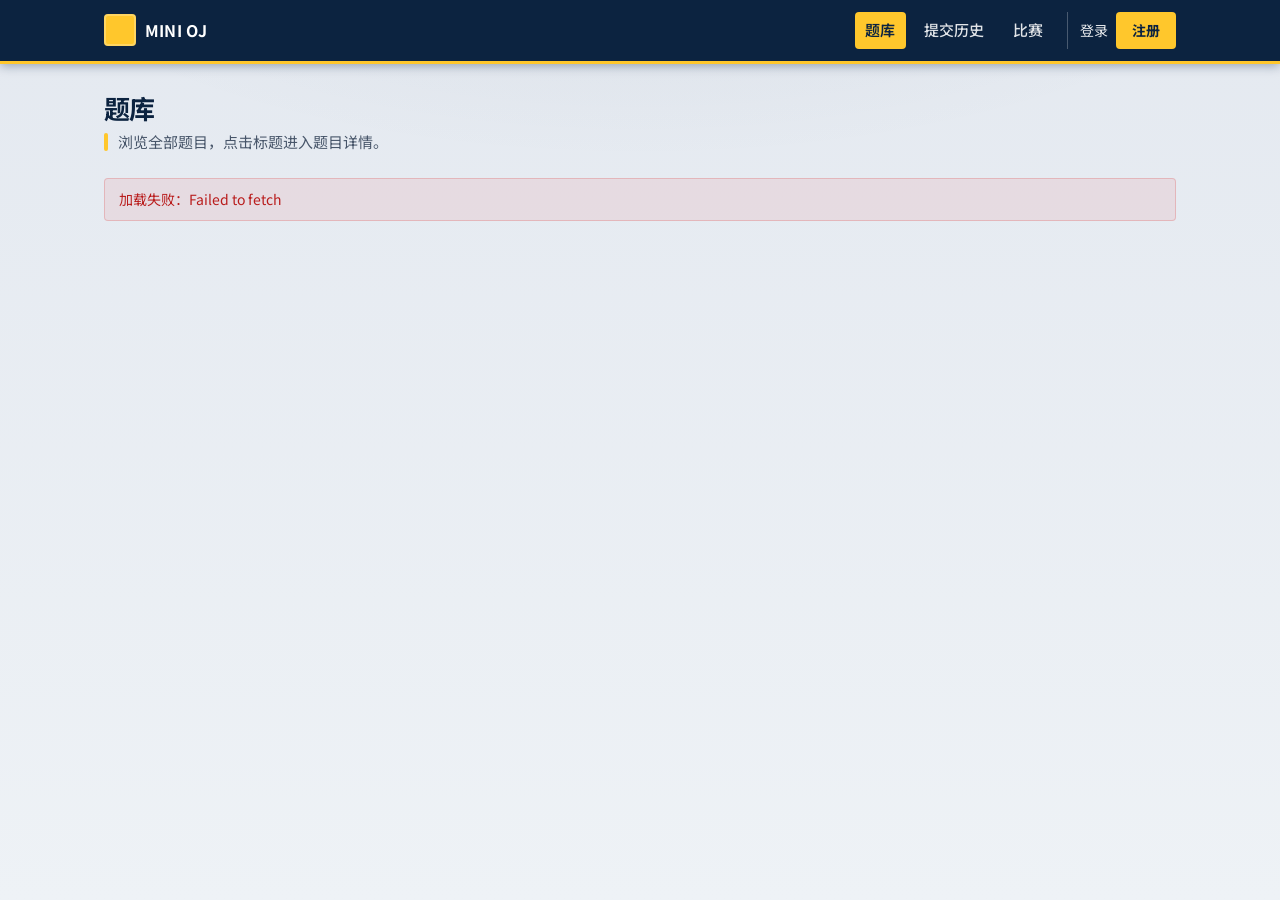
<file: src/main/resources/META-INF/resources/index.html>
<!DOCTYPE html>
<html lang="zh-CN">
  <head>
    <meta charset="UTF-8" />
    <meta name="viewport" content="width=device-width, initial-scale=1" />
    <title>题库 — Mini OJ</title>
    <link rel="preconnect" href="https://fonts.googleapis.com" />
    <link rel="preconnect" href="https://fonts.gstatic.com" crossorigin />
    <link
      href="https://fonts.googleapis.com/css2?family=Noto+Sans+SC:wght@400;500;600;700&display=swap"
      rel="stylesheet"
    />
    <link rel="stylesheet" href="css/common.css" />
  </head>
  <body>
    <header class="site-header">
      <div class="nav-inner">
        <a href="index.html" class="logo">Mini OJ</a>
        <nav class="nav-links">
          <a href="index.html" class="nav-active" aria-current="page">题库</a>
          <a href="history.html">提交历史</a>
          <a href="contests.html">比赛</a>
          <span id="nav-admin-slot"></span>
          <span id="nav-auth">
            <a href="login.html">登录</a>
            <a href="register.html" class="btn-nav">注册</a>
          </span>
        </nav>
      </div>
    </header>

    <main>
      <header class="page-header">
        <h1 class="page-title">题库</h1>
        <p class="page-desc">浏览全部题目，点击标题进入题目详情。</p>
      </header>
      <div id="problem-list">
        <div class="loading">
          <span class="loading-spinner" aria-hidden="true"></span>
          加载中…
        </div>
      </div>
    </main>

    <script src="js/api.js"></script>
    <script src="js/site.js"></script>
    <script>
      (function () {
        const root = document.getElementById("problem-list");
        authFetch(API.problemDetailsPage(1, 50))
          .then(function (r) {
            if (!r.ok) throw new Error("请求失败 " + r.status);
            return r.json();
          })
          .then(function (rows) {
            if (!rows || !rows.length) {
              root.innerHTML = '<div class="empty">暂无题目</div>';
              return;
            }
            var html =
              '<div class="table-wrap"><table class="data-table"><thead><tr>' +
              '<th>序号</th><th>标题</th><th>时间限制</th><th>内存限制</th>' +
              "</tr></thead><tbody>";
            rows.forEach(function (p, idx) {
              html +=
                '<tr><td class="cell-num">' +
                (idx + 1) +
                '</td><td><a class="title-link" href="problem-detail.html?id=' +
                p.id +
                '">' +
                escapeHtml(p.title || "") +
                "</a></td><td>" +
                (p.timeLimit != null ? p.timeLimit + " ms" : "—") +
                "</td><td>" +
                (p.memoryLimit != null ? p.memoryLimit + " MB" : "—") +
                "</td></tr>";
            });
            html += "</tbody></table></div>";
            root.innerHTML = html;
          })
          .catch(function (e) {
            root.innerHTML =
              '<div class="form-error">加载失败：' + escapeHtml(e.message) + "</div>";
          });

        function escapeHtml(s) {
          var d = document.createElement("div");
          d.textContent = s;
          return d.innerHTML;
        }
      })();
    </script>
  </body>
</html>
</file>
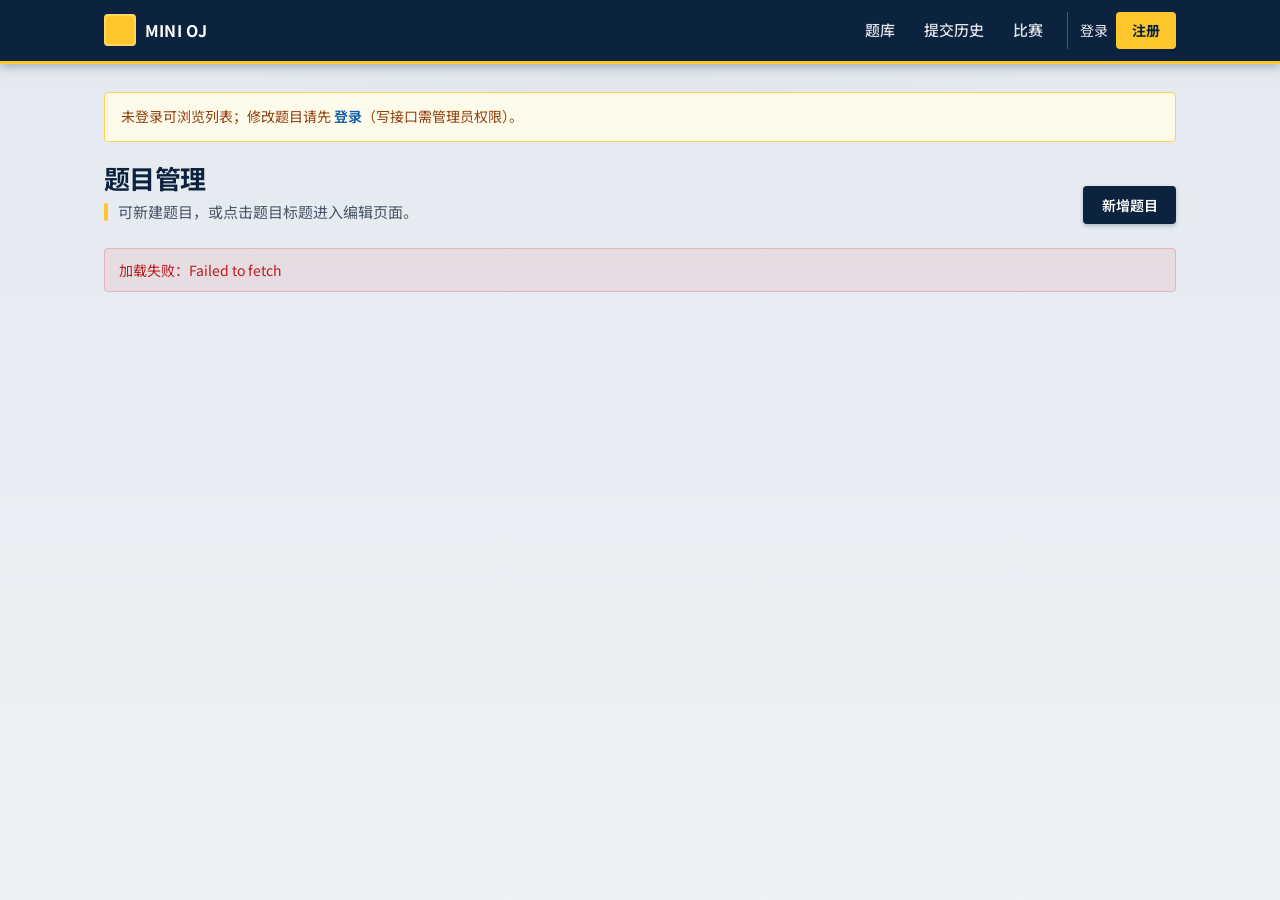
<file: src/main/resources/META-INF/resources/admin.html>
<!DOCTYPE html>
<html lang="zh-CN">
  <head>
    <meta charset="UTF-8" />
    <meta name="viewport" content="width=device-width, initial-scale=1" />
    <title>题目管理 — Mini OJ</title>
    <link rel="preconnect" href="https://fonts.googleapis.com" />
    <link rel="preconnect" href="https://fonts.gstatic.com" crossorigin />
    <link
      href="https://fonts.googleapis.com/css2?family=Noto+Sans+SC:wght@400;500;600;700&display=swap"
      rel="stylesheet"
    />
    <link rel="stylesheet" href="css/common.css" />
  </head>
  <body data-page="admin">
    <header class="site-header">
      <div class="nav-inner">
        <a href="index.html" class="logo">Mini OJ</a>
        <nav class="nav-links">
          <a href="index.html">题库</a>
          <a href="history.html">提交历史</a>
          <a href="contests.html">比赛</a>
          <span id="nav-admin-slot"></span>
          <span id="nav-auth">
            <a href="login.html">登录</a>
            <a href="register.html" class="btn-nav">注册</a>
          </span>
        </nav>
      </div>
    </header>

    <main>
      <div id="admin-warn" class="admin-warn" style="display: none"></div>

      <header class="page-header page-header--with-action">
        <div class="page-header-text">
          <h1 class="page-title">题目管理</h1>
          <p class="page-desc">
            可新建题目，或点击题目标题进入编辑页面。
          </p>
        </div>
        <a href="problem-edit.html?new=1" class="btn-submit-code">新增题目</a>
      </header>

      <div id="problem-list">
        <div class="loading">
          <span class="loading-spinner" aria-hidden="true"></span>
          加载中…
        </div>
      </div>
    </main>

    <script src="js/api.js"></script>
    <script src="js/site.js"></script>
    <script src="js/admin.js"></script>
  </body>
</html>
</file>
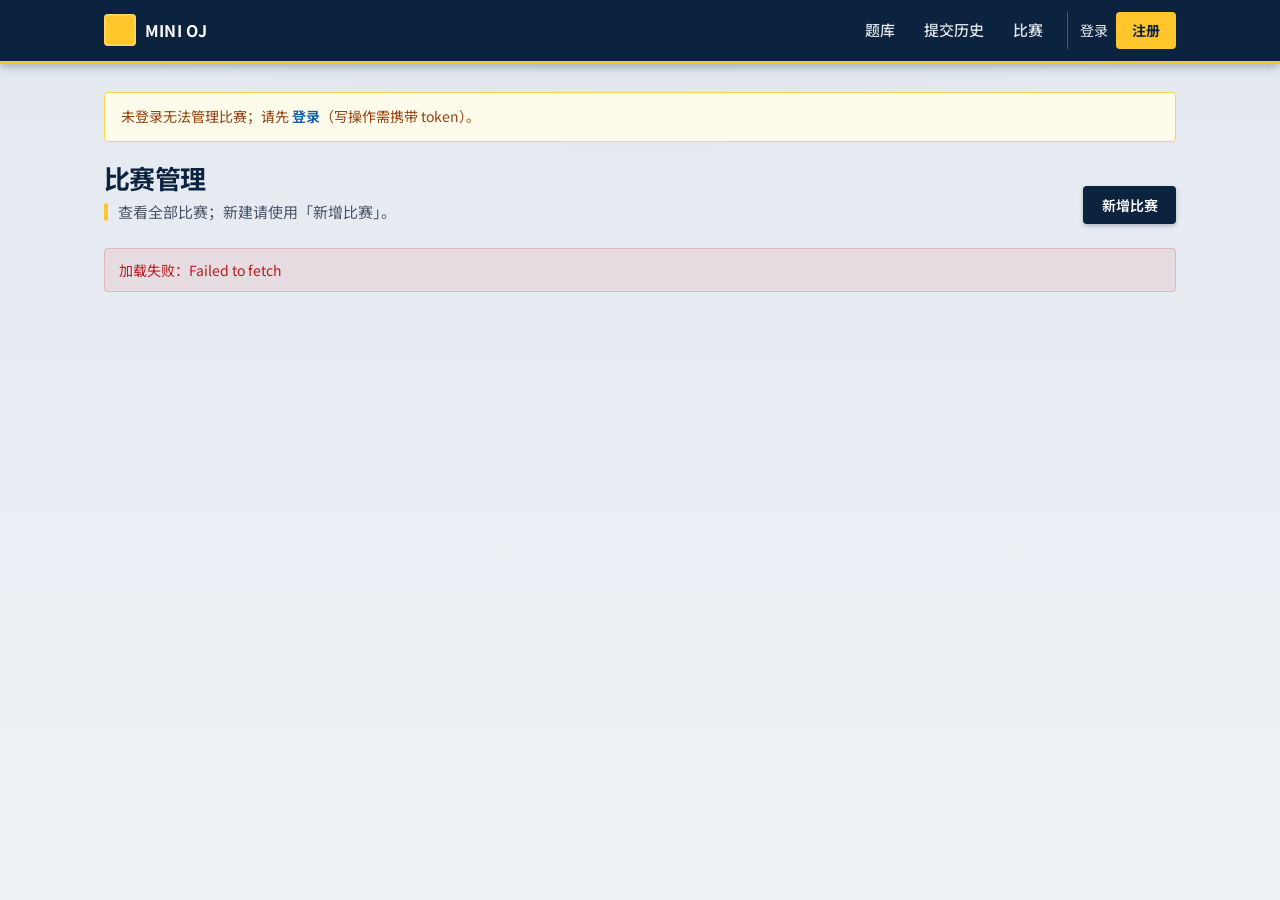
<file: src/main/resources/META-INF/resources/contest-admin.html>
<!DOCTYPE html>
<html lang="zh-CN">
  <head>
    <meta charset="UTF-8" />
    <meta name="viewport" content="width=device-width, initial-scale=1" />
    <title>比赛管理 — Mini OJ</title>
    <link rel="preconnect" href="https://fonts.googleapis.com" />
    <link rel="preconnect" href="https://fonts.gstatic.com" crossorigin />
    <link
      href="https://fonts.googleapis.com/css2?family=Noto+Sans+SC:wght@400;500;600;700&display=swap"
      rel="stylesheet"
    />
    <link rel="stylesheet" href="css/common.css" />
  </head>
  <body data-page="contest-admin">
    <header class="site-header">
      <div class="nav-inner">
        <a href="index.html" class="logo">Mini OJ</a>
        <nav class="nav-links">
          <a href="index.html">题库</a>
          <a href="history.html">提交历史</a>
          <a href="contests.html">比赛</a>
          <span id="nav-admin-slot"></span>
          <span id="nav-auth">
            <a href="login.html">登录</a>
            <a href="register.html" class="btn-nav">注册</a>
          </span>
        </nav>
      </div>
    </header>

    <main>
      <div id="admin-warn" class="admin-warn" style="display: none"></div>

      <header class="page-header page-header--with-action">
        <div class="page-header-text">
          <h1 class="page-title">比赛管理</h1>
          <p class="page-desc">查看全部比赛；新建请使用「新增比赛」。</p>
        </div>
        <a href="contest-create.html" class="btn-submit-code">新增比赛</a>
      </header>

      <div id="contest-list" style="max-width: 1120px; margin: 0 auto">
        <div class="loading">
          <span class="loading-spinner" aria-hidden="true"></span>
          加载中…
        </div>
      </div>
    </main>

    <script src="js/api.js"></script>
    <script src="js/site.js"></script>
    <script src="js/contest-admin.js"></script>
  </body>
</html>
</file>
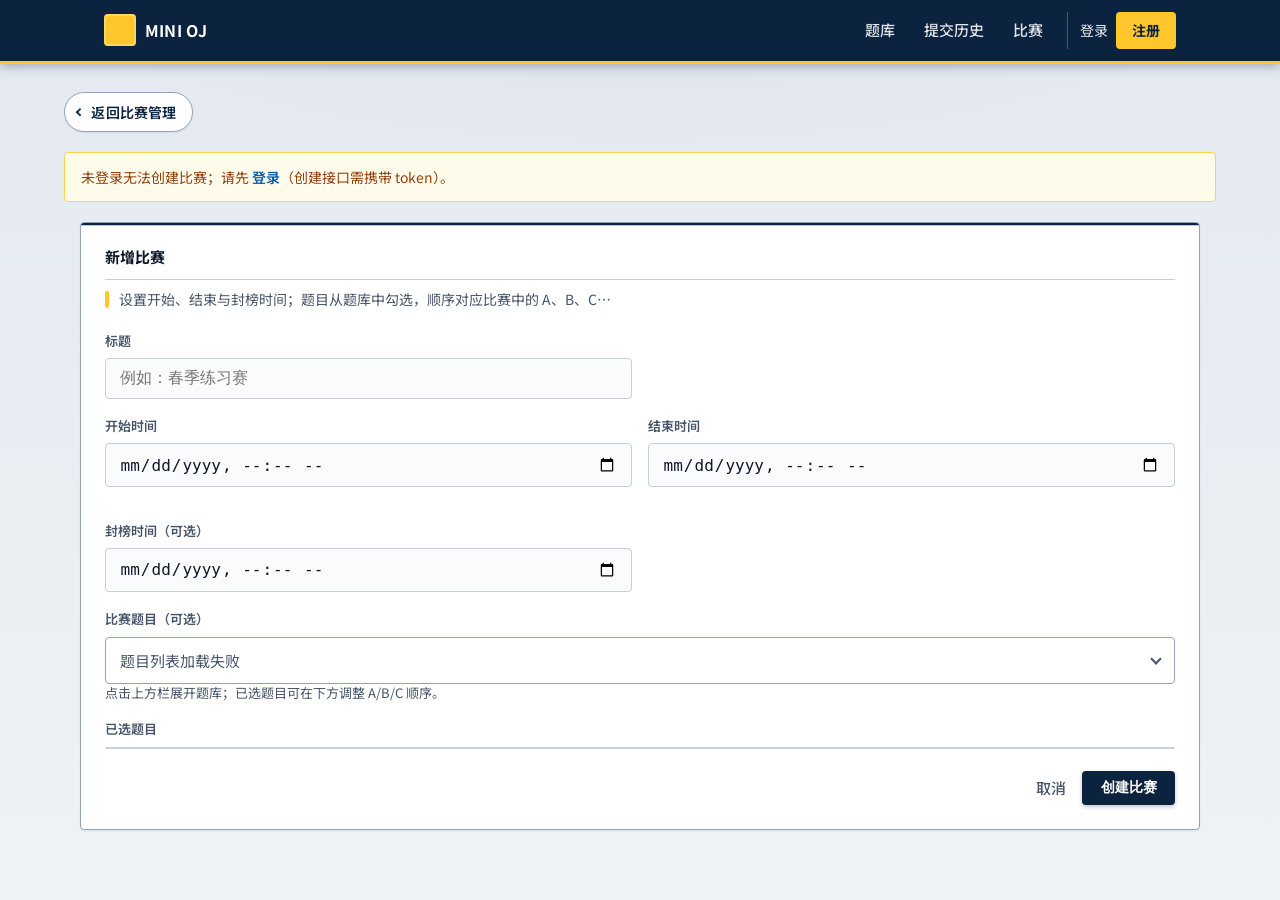
<file: src/main/resources/META-INF/resources/contest-create.html>
<!DOCTYPE html>
<html lang="zh-CN">
  <head>
    <meta charset="UTF-8" />
    <meta name="viewport" content="width=device-width, initial-scale=1" />
    <title>新增比赛 — Mini OJ</title>
    <link rel="preconnect" href="https://fonts.googleapis.com" />
    <link rel="preconnect" href="https://fonts.gstatic.com" crossorigin />
    <link
      href="https://fonts.googleapis.com/css2?family=Noto+Sans+SC:wght@400;500;600;700&display=swap"
      rel="stylesheet"
    />
    <link rel="stylesheet" href="css/common.css" />
  </head>
  <body data-page="contest-create">
    <header class="site-header">
      <div class="nav-inner">
        <a href="index.html" class="logo">Mini OJ</a>
        <nav class="nav-links">
          <a href="index.html">题库</a>
          <a href="history.html">提交历史</a>
          <a href="contests.html">比赛</a>
          <span id="nav-admin-slot"></span>
          <span id="nav-auth">
            <a href="login.html">登录</a>
            <a href="register.html" class="btn-nav">注册</a>
          </span>
        </nav>
      </div>
    </header>

    <main class="main-edit">
      <a class="back-link" href="contest-admin.html">返回比赛管理</a>

      <div id="admin-warn" class="admin-warn" style="display: none"></div>

      <section
        class="detail-card edit-card-problem"
        style="max-width: 1120px; margin: 0 auto"
      >
        <h1 class="edit-card-heading">新增比赛</h1>
        <p class="page-desc" style="margin: -0.5rem 0 1.25rem; font-size: 0.875rem">
          设置开始、结束与封榜时间；题目从题库中勾选，顺序对应比赛中的 A、B、C…
        </p>
        <form id="contest-create-form">
          <div class="form-row-inline">
            <div class="form-group" style="flex: 1 1 200px">
              <label for="contest-title">标题</label>
              <input id="contest-title" name="title" type="text" required maxlength="200" placeholder="例如：春季练习赛" />
            </div>
          </div>
          <div class="form-row-inline">
            <div class="form-group" style="flex: 1 1 200px">
              <label for="contest-start">开始时间</label>
              <input id="contest-start" name="startTime" type="datetime-local" required />
            </div>
            <div class="form-group" style="flex: 1 1 200px">
              <label for="contest-end">结束时间</label>
              <input id="contest-end" name="endTime" type="datetime-local" required />
            </div>
            <div class="form-group" style="flex: 1 1 200px">
              <label for="contest-freeze">封榜时间（可选）</label>
              <input id="contest-freeze" name="freezeTime" type="datetime-local" />
            </div>
          </div>
          <div class="form-group contest-problem-field">
            <span class="form-label-block">比赛题目（可选）</span>
            <div class="contest-problem-dropdown" id="contest-problem-dropdown">
              <button
                type="button"
                class="contest-problem-dd-trigger"
                id="contest-problem-dd-trigger"
                aria-expanded="false"
                aria-controls="contest-problem-dd-panel"
                aria-haspopup="listbox"
              >
                <span class="contest-problem-dd-trigger-text" id="contest-problem-dd-trigger-text">加载中…</span>
                <span class="contest-problem-dd-chevron" aria-hidden="true"></span>
              </button>
              <div
                class="contest-problem-dd-panel"
                id="contest-problem-dd-panel"
                role="listbox"
                aria-hidden="true"
              >
                <div class="contest-problem-dd-search">
                  <input
                    type="search"
                    id="contest-problem-filter"
                    placeholder="搜索题目标题或编号…"
                    autocomplete="off"
                    aria-label="搜索题目"
                  />
                </div>
                <div id="contest-problem-list" class="contest-problem-list">
                  <div class="loading">
                    <span class="loading-spinner" aria-hidden="true"></span>
                    加载题目列表…
                  </div>
                </div>
                <div class="contest-problem-dd-footer">
                  <span class="contest-problem-dd-hint">勾选加入比赛，顺序见下方列表</span>
                  <button type="button" class="contest-problem-dd-done" id="contest-problem-dd-done">
                    完成
                  </button>
                </div>
              </div>
            </div>
            <p class="problem-examples-hint">点击上方栏展开题库；已选题目可在下方调整 A/B/C 顺序。</p>
            <div class="contest-problem-selected-wrap">
              <span class="contest-problem-selected-label">已选题目</span>
              <ol id="contest-problem-selected" class="contest-problem-selected"></ol>
            </div>
          </div>
          <div id="contest-form-msg" class="form-msg" style="display: none" aria-live="polite"></div>
          <div class="contest-create-actions">
            <a href="contest-admin.html" class="contest-create-cancel">取消</a>
            <button type="submit" class="btn-submit-code">创建比赛</button>
          </div>
        </form>
      </section>
    </main>

    <script src="js/api.js"></script>
    <script src="js/site.js"></script>
    <script src="js/contest-create.js"></script>
  </body>
</html>
</file>
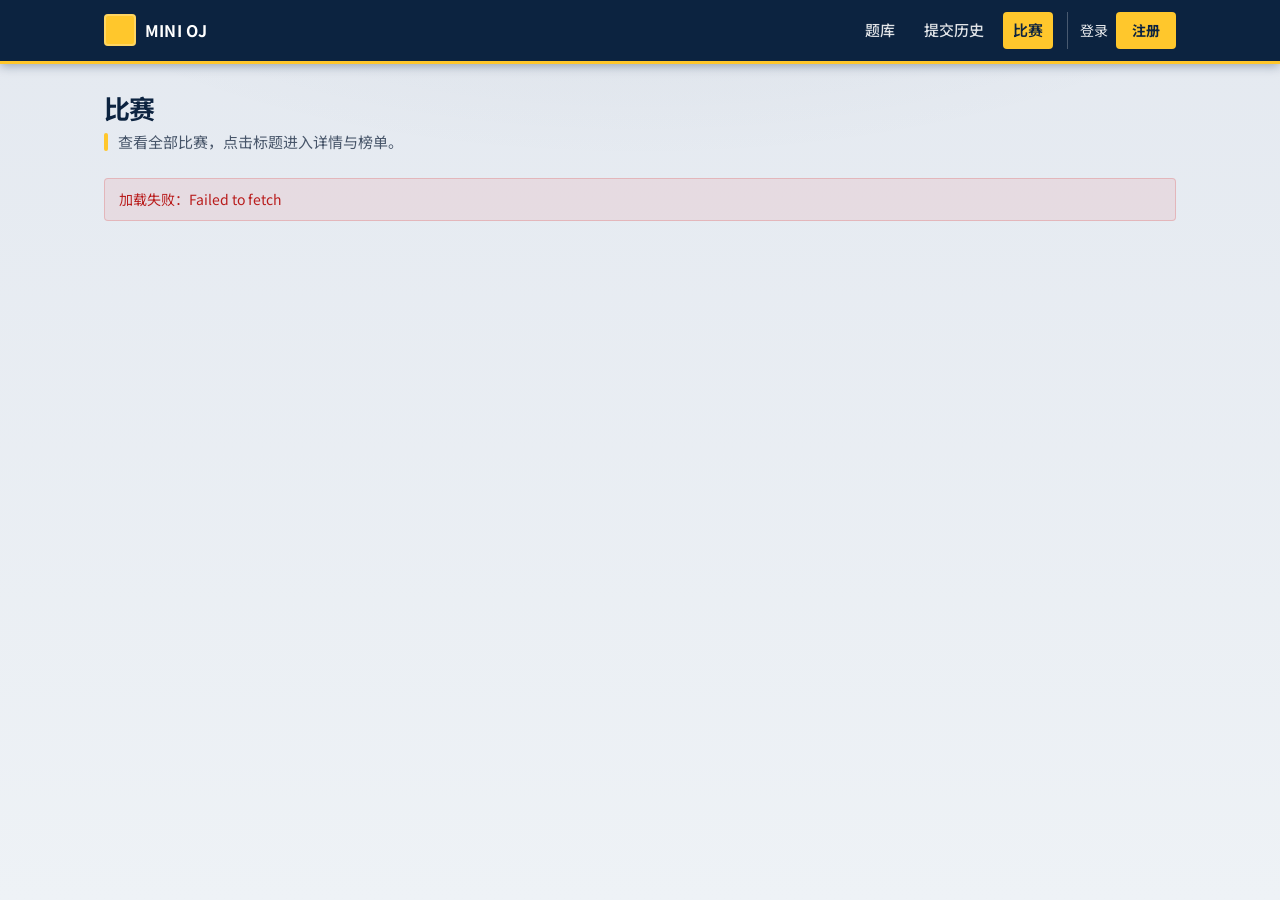
<file: src/main/resources/META-INF/resources/contests.html>
<!DOCTYPE html>
<html lang="zh-CN">
  <head>
    <meta charset="UTF-8" />
    <meta name="viewport" content="width=device-width, initial-scale=1" />
    <title>比赛 — Mini OJ</title>
    <link rel="preconnect" href="https://fonts.googleapis.com" />
    <link rel="preconnect" href="https://fonts.gstatic.com" crossorigin />
    <link
      href="https://fonts.googleapis.com/css2?family=Noto+Sans+SC:wght@400;500;600;700&display=swap"
      rel="stylesheet"
    />
    <link rel="stylesheet" href="css/common.css" />
  </head>
  <body data-page="contests">
    <header class="site-header">
      <div class="nav-inner">
        <a href="index.html" class="logo">Mini OJ</a>
        <nav class="nav-links">
          <a href="index.html">题库</a>
          <a href="history.html">提交历史</a>
          <a href="contests.html" class="nav-active" aria-current="page">比赛</a>
          <span id="nav-admin-slot"></span>
          <span id="nav-auth">
            <a href="login.html">登录</a>
            <a href="register.html" class="btn-nav">注册</a>
          </span>
        </nav>
      </div>
    </header>

    <main>
      <header class="page-header">
        <h1 class="page-title">比赛</h1>
        <p class="page-desc">查看全部比赛，点击标题进入详情与榜单。</p>
      </header>
      <div id="contest-list-root">
        <div class="loading">
          <span class="loading-spinner" aria-hidden="true"></span>
          加载中…
        </div>
      </div>
    </main>

    <script src="js/api.js"></script>
    <script src="js/site.js"></script>
    <script src="js/contests.js"></script>
  </body>
</html>
</file>
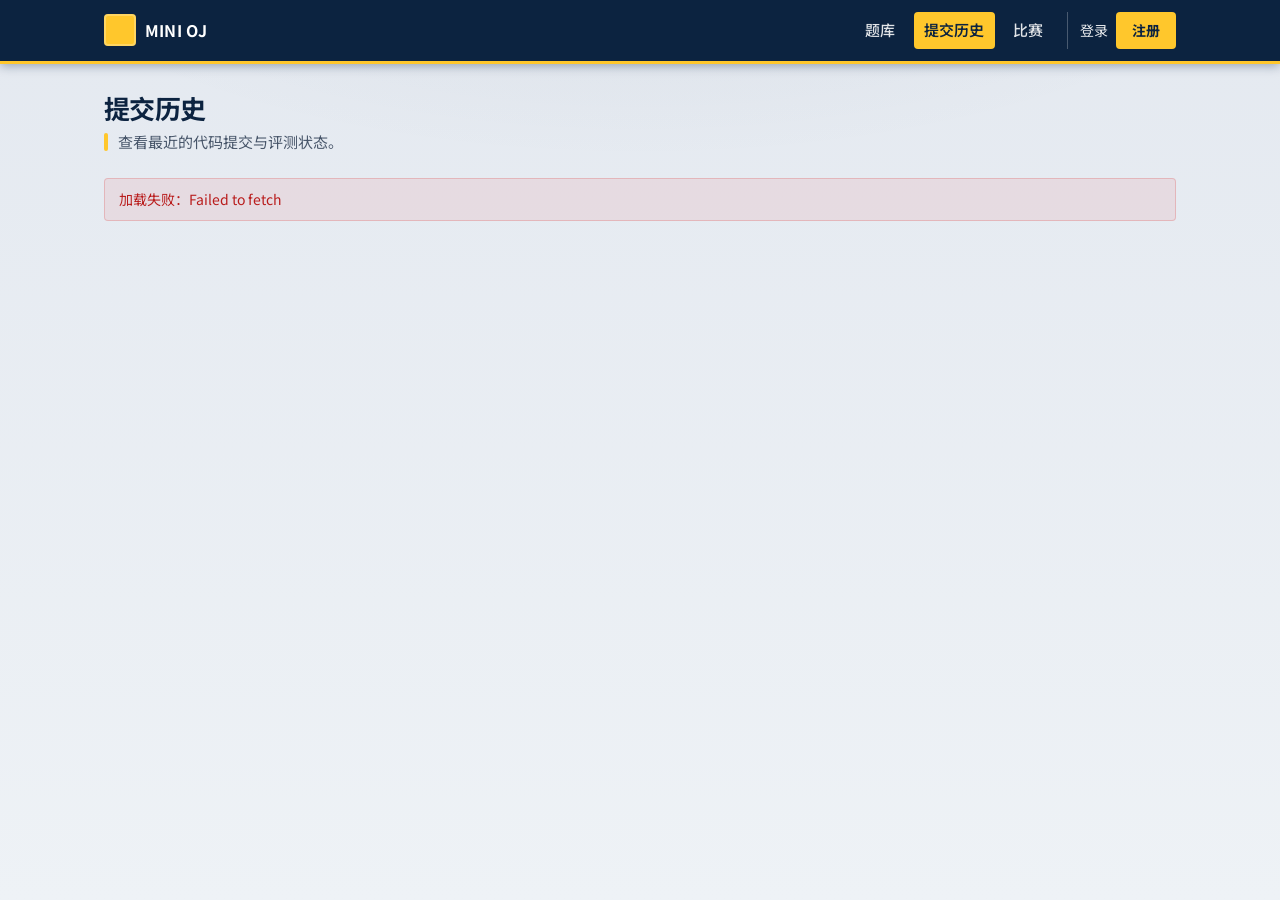
<file: src/main/resources/META-INF/resources/history.html>
<!DOCTYPE html>
<html lang="zh-CN">
  <head>
    <meta charset="UTF-8" />
    <meta name="viewport" content="width=device-width, initial-scale=1" />
    <title>提交历史 — Mini OJ</title>
    <link rel="preconnect" href="https://fonts.googleapis.com" />
    <link rel="preconnect" href="https://fonts.gstatic.com" crossorigin />
    <link
      href="https://fonts.googleapis.com/css2?family=Noto+Sans+SC:wght@400;500;600;700&display=swap"
      rel="stylesheet"
    />
    <link rel="stylesheet" href="css/common.css" />
  </head>
  <body>
    <header class="site-header">
      <div class="nav-inner">
        <a href="index.html" class="logo">Mini OJ</a>
        <nav class="nav-links">
          <a href="index.html">题库</a>
          <a href="history.html" class="nav-active" aria-current="page">提交历史</a>
          <a href="contests.html">比赛</a>
          <span id="nav-admin-slot"></span>
          <span id="nav-auth">
            <a href="login.html">登录</a>
            <a href="register.html" class="btn-nav">注册</a>
          </span>
        </nav>
      </div>
    </header>

    <main>
      <header class="page-header">
        <h1 class="page-title">提交历史</h1>
        <p class="page-desc">查看最近的代码提交与评测状态。</p>
      </header>
      <div id="history-list">
        <div class="loading">
          <span class="loading-spinner" aria-hidden="true"></span>
          加载中…
        </div>
      </div>
    </main>

    <script src="js/api.js"></script>
    <script src="js/site.js"></script>
    <script>
      (function () {
        const root = document.getElementById("history-list");
        function escapeHtml(s) {
          var d = document.createElement("div");
          d.textContent = s;
          return d.innerHTML;
        }
        function statusClass(st) {
          if (!st) return "";
          var u = String(st).toUpperCase();
          if (u === "AC" || u.indexOf("ACCEPT") >= 0) return "status-ac";
          return "status-wa";
        }
        authFetch(API.userCodeSubmissionsPage(1, 50))
          .then(function (r) {
            if (!r.ok) throw new Error("请求失败 " + r.status);
            return r.json();
          })
          .then(function (rows) {
            if (!rows || !rows.length) {
              root.innerHTML = '<div class="empty">暂无提交记录</div>';
              return;
            }
            var seen = {};
            var pids = [];
            rows.forEach(function (s) {
              var pid = s.problemId;
              if (pid != null && !seen[pid]) {
                seen[pid] = true;
                pids.push(pid);
              }
            });
            return Promise.all(
              pids.map(function (pid) {
                return authFetch(API.problemDetail(pid)).then(function (r) {
                  if (!r.ok) {
                    return { pid: pid, title: null };
                  }
                  return r.json().then(function (p) {
                    return { pid: pid, title: p.title };
                  });
                });
              })
            ).then(function (pairs) {
              var titles = {};
              pairs.forEach(function (x) {
                titles[String(x.pid)] = x.title;
              });
              return { rows: rows, titles: titles };
            });
          })
          .then(function (data) {
            if (!data || !data.rows) return;
            var rows = data.rows;
            var titles = data.titles || {};
            var html =
              '<div class="table-wrap"><table class="data-table"><thead><tr>' +
              "<th>ID</th><th>用户</th><th>题目</th><th>语言</th><th>状态</th><th>提交时间</th>" +
              "</tr></thead><tbody>";
            rows.forEach(function (s) {
              var pt = titles[String(s.problemId)];
              var ptext =
                pt != null && String(pt).trim() !== ""
                  ? String(pt).trim()
                  : "（无标题）";
              html +=
                '<tr><td class="cell-num"><a class="title-link" href="submission-detail.html?id=' +
                s.id +
                '">' +
                s.id +
                "</a></td><td>" +
                s.userId +
                '</td><td><a class="title-link" href="problem-detail.html?id=' +
                s.problemId +
                '">' +
                escapeHtml(ptext) +
                "</a></td><td>" +
                escapeHtml(s.language || "") +
                '</td><td><span class="status-pill ' +
                statusClass(s.status) +
                '">' +
                escapeHtml(s.status || "") +
                "</span></td><td class=\"cell-time\" title=\"" +
                escapeHtml(String(s.submitTime || "")) +
                "\"><time datetime=\"" +
                escapeHtml(String(s.submitTime || "")) +
                '">' +
                escapeHtml(formatSubmitTime(s.submitTime)) +
                "</time></td></tr>";
            });
            html += "</tbody></table></div>";
            root.innerHTML = html;
          })
          .catch(function (e) {
            root.innerHTML =
              '<div class="form-error">加载失败：' + escapeHtml(e.message) + "</div>";
          });
      })();
    </script>
  </body>
</html>
</file>
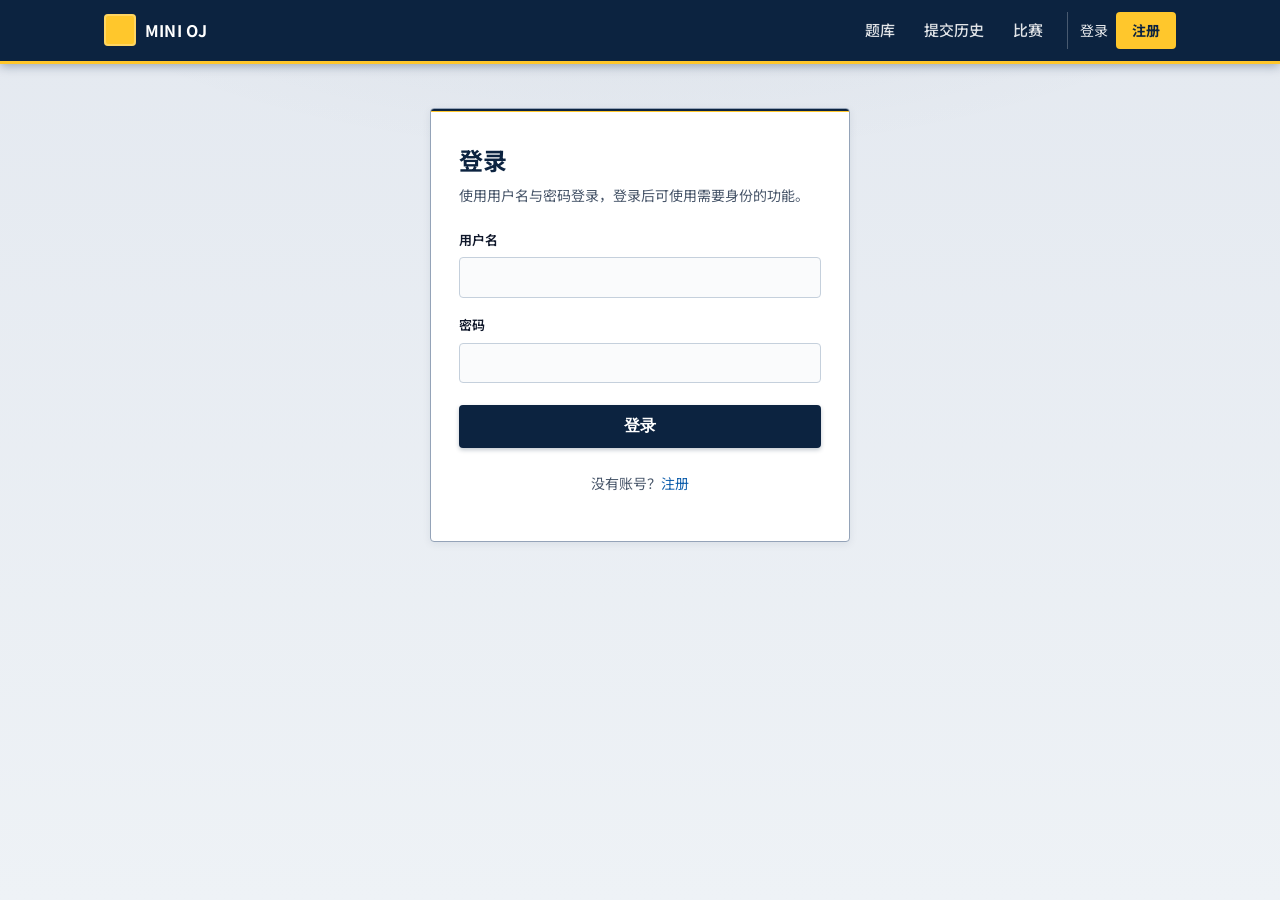
<file: src/main/resources/META-INF/resources/login.html>
<!DOCTYPE html>
<html lang="zh-CN">
  <head>
    <meta charset="UTF-8" />
    <meta name="viewport" content="width=device-width, initial-scale=1" />
    <title>登录 — Mini OJ</title>
    <link rel="preconnect" href="https://fonts.googleapis.com" />
    <link rel="preconnect" href="https://fonts.gstatic.com" crossorigin />
    <link
      href="https://fonts.googleapis.com/css2?family=Noto+Sans+SC:wght@400;500;600;700&display=swap"
      rel="stylesheet"
    />
    <link rel="stylesheet" href="css/common.css" />
  </head>
  <body data-page="login">
    <header class="site-header">
      <div class="nav-inner">
        <a href="index.html" class="logo">Mini OJ</a>
        <nav class="nav-links">
          <a href="index.html">题库</a>
          <a href="history.html">提交历史</a>
          <a href="contests.html">比赛</a>
          <span id="nav-admin-slot"></span>
          <span id="nav-auth">
            <a href="login.html">登录</a>
            <a href="register.html" class="btn-nav">注册</a>
          </span>
        </nav>
      </div>
    </header>

    <main>
      <div class="form-page">
        <div class="auth-card">
          <h1>登录</h1>
          <p class="sub">使用用户名与密码登录，登录后可使用需要身份的功能。</p>
          <form id="login-form">
            <div class="form-group">
              <label for="username">用户名</label>
              <input id="username" name="username" type="text" autocomplete="username" required />
            </div>
            <div class="form-group">
              <label for="password">密码</label>
              <input id="password" name="password" type="password" autocomplete="current-password" required />
            </div>
            <div class="form-actions">
              <button type="submit">登录</button>
            </div>
            <div id="msg"></div>
          </form>
          <p class="form-footer-link">没有账号？<a href="register.html">注册</a></p>
        </div>
      </div>
    </main>

    <script src="js/api.js"></script>
    <script src="js/site.js"></script>
    <script>
      document.getElementById("login-form").addEventListener("submit", function (e) {
        e.preventDefault();
        var msg = document.getElementById("msg");
        msg.innerHTML = "";
        var username = document.getElementById("username").value.trim();
        var password = document.getElementById("password").value;
        authFetch(API.usersLogin(), {
          method: "POST",
          headers: { "Content-Type": "application/json" },
          body: JSON.stringify({ username: username, password: password }),
        })
          .then(function (r) {
            return r.json().then(function (data) {
              return { ok: r.ok, status: r.status, data: data };
            });
          })
          .then(function (res) {
            if (!res.ok) {
              var err =
                typeof res.data === "string"
                  ? res.data
                  : res.data && res.data.message
                    ? res.data.message
                    : "登录失败（" + res.status + "）";
              msg.innerHTML = '<div class="form-error">' + err + "</div>";
              return;
            }
            var d = res.data;
            if (d.token) localStorage.setItem("token", d.token);
            localStorage.setItem(
              "user",
              JSON.stringify({
                id: d.id,
                username: d.username,
                userTpye: d.userTpye,
              })
            );
            msg.innerHTML = '<div class="form-success">登录成功，正在跳转…</div>';
            setTimeout(function () {
              window.location.href = "index.html";
            }, 600);
          })
          .catch(function (err) {
            msg.innerHTML =
              '<div class="form-error">网络错误：' + (err.message || "") + "</div>";
          });
      });
    </script>
  </body>
</html>
</file>
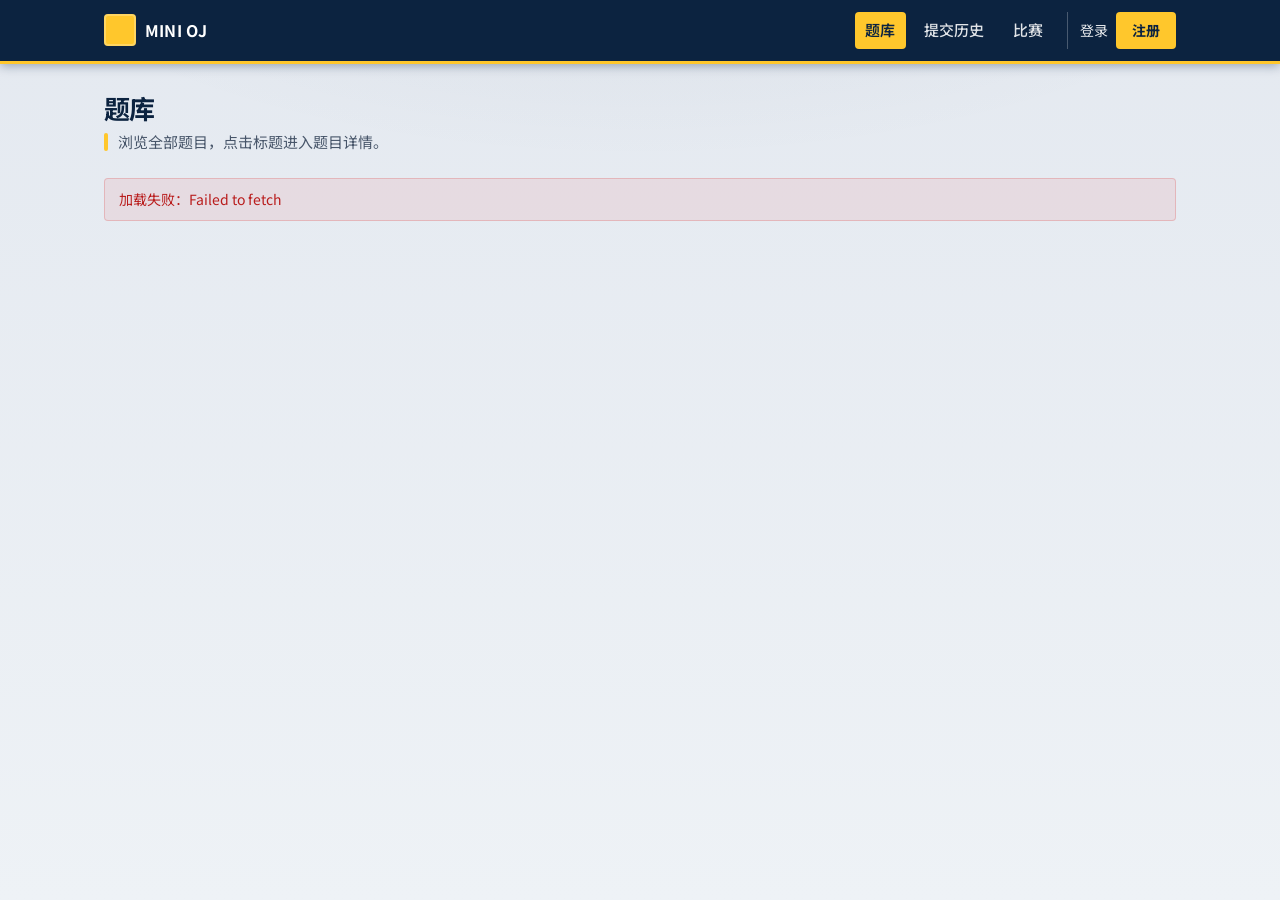
<file: src/main/resources/META-INF/resources/problems.html>
<!DOCTYPE html>
<html lang="zh-CN">
  <head>
    <meta charset="UTF-8" />
    <meta http-equiv="refresh" content="0;url=index.html" />
    <meta name="viewport" content="width=device-width, initial-scale=1" />
    <title>跳转中…</title>
    <script>
      location.replace("index.html");
    </script>
  </head>
  <body>
    <p><a href="index.html">进入题库</a></p>
  </body>
</html>
</file>
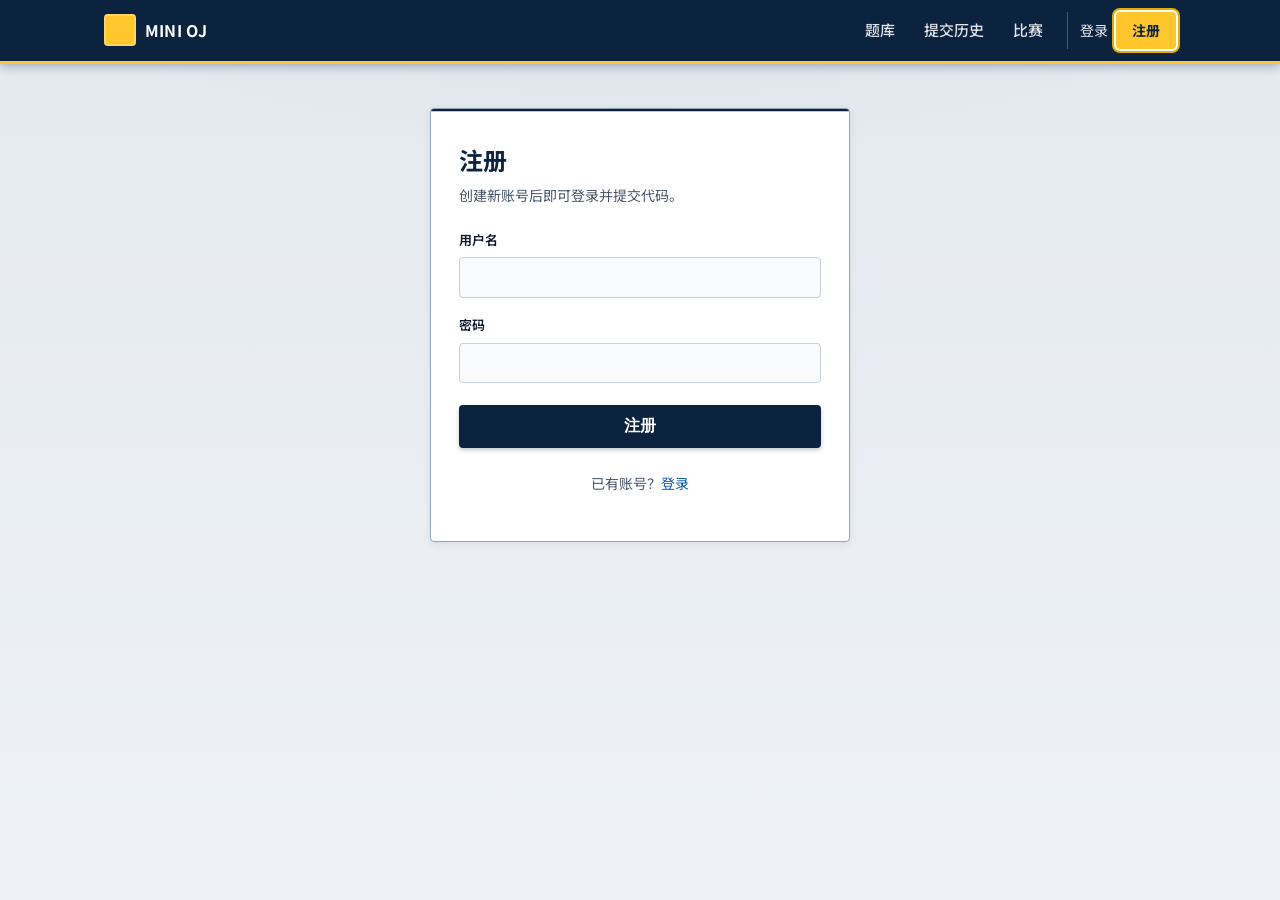
<file: src/main/resources/META-INF/resources/register.html>
<!DOCTYPE html>
<html lang="zh-CN">
  <head>
    <meta charset="UTF-8" />
    <meta name="viewport" content="width=device-width, initial-scale=1" />
    <title>注册 — Mini OJ</title>
    <link rel="preconnect" href="https://fonts.googleapis.com" />
    <link rel="preconnect" href="https://fonts.gstatic.com" crossorigin />
    <link
      href="https://fonts.googleapis.com/css2?family=Noto+Sans+SC:wght@400;500;600;700&display=swap"
      rel="stylesheet"
    />
    <link rel="stylesheet" href="css/common.css" />
  </head>
  <body data-page="register">
    <header class="site-header">
      <div class="nav-inner">
        <a href="index.html" class="logo">Mini OJ</a>
        <nav class="nav-links">
          <a href="index.html">题库</a>
          <a href="history.html">提交历史</a>
          <a href="contests.html">比赛</a>
          <span id="nav-admin-slot"></span>
          <span id="nav-auth">
            <a href="login.html">登录</a>
            <a href="register.html" class="btn-nav">注册</a>
          </span>
        </nav>
      </div>
    </header>

    <main>
      <div class="form-page">
        <div class="auth-card">
          <h1>注册</h1>
          <p class="sub">创建新账号后即可登录并提交代码。</p>
          <form id="register-form">
            <div class="form-group">
              <label for="username">用户名</label>
              <input id="username" name="username" type="text" autocomplete="username" required />
            </div>
            <div class="form-group">
              <label for="password">密码</label>
              <input id="password" name="password" type="password" autocomplete="new-password" required />
            </div>
            <div class="form-actions">
              <button type="submit">注册</button>
            </div>
            <div id="msg"></div>
          </form>
          <p class="form-footer-link">已有账号？<a href="login.html">登录</a></p>
        </div>
      </div>
    </main>

    <script src="js/api.js"></script>
    <script src="js/site.js"></script>
    <script>
      document.getElementById("register-form").addEventListener("submit", function (e) {
        e.preventDefault();
        var msg = document.getElementById("msg");
        msg.innerHTML = "";
        var username = document.getElementById("username").value.trim();
        var password = document.getElementById("password").value;
        authFetch(API.usersRegister(), {
          method: "POST",
          headers: { "Content-Type": "application/json" },
          body: JSON.stringify({ username: username, password: password }),
        })
          .then(function (r) {
            return r.json().then(function (data) {
              return { ok: r.ok, status: r.status, data: data };
            });
          })
          .then(function (res) {
            if (!res.ok) {
              var err =
                typeof res.data === "string"
                  ? res.data
                  : res.data && res.data.message
                    ? res.data.message
                    : "注册失败（" + res.status + "）";
              msg.innerHTML = '<div class="form-error">' + err + "</div>";
              return;
            }
            msg.innerHTML =
              '<div class="form-success">注册成功，请 <a href="login.html">登录</a></div>';
          })
          .catch(function (err) {
            msg.innerHTML =
              '<div class="form-error">网络错误：' + (err.message || "") + "</div>";
          });
      });
    </script>
  </body>
</html>
</file>
<file: src/main/resources/META-INF/resources/css/common.css>
/* ICPC 赛事站风格：深蓝顶栏、金线点缀、扁平高对比、类 scoreboard 表格 */
:root {
  --bg: #e8ecf1;
  --bg-gradient: linear-gradient(180deg, #e4e9f0 0%, #eef2f6 100%);
  --surface: #ffffff;
  --border: #c5d0dc;
  --border-strong: #94a3b8;
  --text: #0f172a;
  --muted: #475569;
  --accent: #0b5cab;
  --accent-soft: rgba(11, 92, 171, 0.12);
  --accent-hover: #094a8f;
  --icpc-navy: #0c2340;
  --icpc-navy-mid: #123a5c;
  --icpc-gold: #ffc72c;
  --icpc-gold-dark: #e6ac00;
  --success: #0f6b2f;
  --danger: #b91c1c;
  --radius: 8px;
  --radius-sm: 4px;
  --shadow-sm: 0 1px 2px rgba(12, 35, 64, 0.07);
  --shadow-md: 0 2px 8px rgba(12, 35, 64, 0.08);
  --shadow-lg: 0 4px 14px rgba(12, 35, 64, 0.1);
  --shadow-card: 0 1px 3px rgba(12, 35, 64, 0.1), 0 0 0 1px rgba(12, 35, 64, 0.04);
  --gradient-brand: linear-gradient(180deg, var(--icpc-navy-mid) 0%, var(--icpc-navy) 100%);
  --gradient-subtle: linear-gradient(180deg, rgba(12, 35, 64, 0.05) 0%, transparent 100%);
  --font: "Noto Sans SC", "Segoe UI", system-ui, -apple-system, "PingFang SC", "Microsoft YaHei",
    sans-serif;
  --font-mono: ui-monospace, "Cascadia Code", "Consolas", "Noto Sans SC", monospace;
}

*,
*::before,
*::after {
  box-sizing: border-box;
}

html {
  font-size: 16px;
  -webkit-font-smoothing: antialiased;
}

body {
  margin: 0;
  min-height: 100vh;
  font-family: var(--font);
  background-color: var(--bg);
  background-image: radial-gradient(ellipse 100% 60% at 50% -15%, rgba(12, 35, 64, 0.06), transparent 55%),
    var(--bg-gradient);
  background-attachment: fixed;
  color: var(--text);
  line-height: 1.6;
}

a {
  color: var(--accent);
  text-decoration: none;
  transition: color 0.15s ease;
}

a:hover {
  color: var(--accent-hover);
}

/* —— 顶栏（ICPC：深蓝 + 底金线） —— */
.site-header {
  position: sticky;
  top: 0;
  z-index: 100;
  background: var(--icpc-navy);
  border-bottom: 3px solid var(--icpc-gold);
  box-shadow: 0 2px 10px rgba(12, 35, 64, 0.35);
}

.nav-inner {
  max-width: 1120px;
  margin: 0 auto;
  padding: 0.75rem 1.5rem;
  display: flex;
  align-items: center;
  justify-content: space-between;
  gap: 1rem;
}

.logo {
  display: inline-flex;
  align-items: center;
  gap: 0.55rem;
  font-weight: 700;
  font-size: 1rem;
  color: #fff;
  letter-spacing: 0.02em;
  text-transform: uppercase;
}

.logo::before {
  content: "";
  width: 2rem;
  height: 2rem;
  border-radius: 4px;
  background: var(--icpc-gold);
  box-shadow: 0 0 0 2px rgba(255, 255, 255, 0.25) inset;
  flex-shrink: 0;
}

.logo:hover {
  color: #fff;
  opacity: 0.95;
}

.logo:hover::before {
  filter: brightness(1.06);
}

.nav-links {
  display: flex;
  align-items: center;
  flex-wrap: wrap;
  gap: 0.25rem 0.5rem;
}

#nav-admin-slot {
  display: inline-flex;
  align-items: center;
  gap: 0.85rem;
}

.nav-links > a:not(.btn-nav) {
  color: rgba(255, 255, 255, 0.88);
  font-size: 0.9375rem;
  font-weight: 500;
  padding: 0.4rem 0.65rem;
  border-radius: var(--radius-sm);
  transition: background 0.15s ease, color 0.15s ease;
}

.nav-links > a:not(.btn-nav):hover {
  color: #fff;
  background: rgba(255, 255, 255, 0.12);
}

.nav-links > a.nav-active:not(.btn-nav) {
  color: var(--icpc-navy);
  font-weight: 600;
  background: var(--icpc-gold);
  box-shadow: none;
}

.btn-nav {
  display: inline-block;
  padding: 0.45rem 1rem;
  border-radius: var(--radius-sm);
  background: var(--icpc-gold);
  color: var(--icpc-navy) !important;
  font-size: 0.875rem;
  font-weight: 700;
  box-shadow: none;
  transition: filter 0.15s ease, transform 0.1s ease;
}

.btn-nav:hover {
  filter: brightness(1.07);
  color: var(--icpc-navy) !important;
  transform: translateY(-1px);
}

.btn-nav.nav-active {
  box-shadow: 0 0 0 2px #fff, 0 0 0 4px var(--icpc-gold-dark);
}

#nav-auth {
  display: inline-flex;
  align-items: center;
  gap: 0.5rem;
  margin-left: 0.35rem;
  padding-left: 0.75rem;
  border-left: 1px solid rgba(255, 255, 255, 0.25);
}

.nav-user {
  color: rgba(255, 255, 255, 0.75);
  font-size: 0.875rem;
}

.nav-user strong {
  color: #fff;
  font-weight: 600;
}

#nav-auth > a:not(.btn-nav) {
  color: rgba(255, 255, 255, 0.9);
  font-size: 0.875rem;
}

#nav-auth > a:not(.btn-nav):hover {
  color: #fff;
  text-decoration: underline;
  text-underline-offset: 3px;
}

#nav-auth > a[href="#"] {
  color: rgba(255, 255, 255, 0.85);
  font-size: 0.875rem;
}

#nav-auth > a[href="#"]:hover {
  color: #ffc9c9;
}

/* —— 主区域 —— */
main {
  max-width: 1120px;
  margin: 0 auto;
  padding: 1.75rem 1.5rem 3.5rem;
}

.page-header {
  margin-bottom: 1.5rem;
}

.page-header--with-action {
  display: flex;
  flex-wrap: wrap;
  align-items: flex-end;
  justify-content: space-between;
  gap: 1rem;
}

.page-header--with-action .page-header-text {
  flex: 1;
  min-width: 12rem;
}

a.btn-submit-code {
  display: inline-flex;
  align-items: center;
  justify-content: center;
  text-decoration: none;
}

.page-title {
  margin: 0 0 0.35rem;
  font-size: clamp(1.375rem, 2.5vw, 1.625rem);
  font-weight: 700;
  letter-spacing: -0.02em;
  line-height: 1.25;
  color: var(--icpc-navy);
}

.page-desc {
  position: relative;
  margin: 0;
  padding-left: 0.9rem;
  font-size: 0.9375rem;
  color: var(--muted);
  max-width: 42rem;
}

.page-desc::before {
  content: "";
  position: absolute;
  left: 0;
  top: 0.2em;
  bottom: 0.2em;
  width: 4px;
  border-radius: 2px;
  background: var(--icpc-gold);
}

/* —— 返回：次要按钮样式，易点易辨 —— */
.back-link {
  display: inline-flex;
  align-items: center;
  gap: 0.4rem;
  margin: 0 0 1.25rem;
  padding: 0.5rem 1rem 0.5rem 0.75rem;
  font-size: 0.875rem;
  font-weight: 600;
  letter-spacing: 0.01em;
  color: var(--icpc-navy);
  text-decoration: none;
  background: var(--surface);
  border: 1px solid var(--border-strong);
  border-radius: 999px;
  box-shadow: var(--shadow-sm);
  transition: color 0.15s ease, background 0.15s ease, border-color 0.15s ease,
    box-shadow 0.15s ease, transform 0.1s ease;
}

.back-link:hover {
  color: var(--accent-hover);
  border-color: rgba(11, 92, 171, 0.45);
  background: var(--accent-soft);
  box-shadow: var(--shadow-md);
}

.back-link:active {
  transform: translateY(1px);
  box-shadow: var(--shadow-sm);
}

.back-link:focus {
  outline: none;
}

.back-link:focus-visible {
  outline: 2px solid var(--icpc-gold);
  outline-offset: 2px;
}

.back-link::before {
  content: "";
  display: block;
  width: 0.4rem;
  height: 0.4rem;
  margin-right: 0.1rem;
  border-left: 2px solid currentColor;
  border-top: 2px solid currentColor;
  transform: rotate(-45deg);
  flex-shrink: 0;
  opacity: 0.92;
}

/* —— 表格 —— */
.table-wrap {
  overflow: hidden;
  margin-top: 0.25rem;
  background: var(--surface);
  border: 1px solid var(--border-strong);
  border-radius: var(--radius-sm);
  box-shadow: var(--shadow-sm);
}

.table-wrap .data-table {
  margin: 0;
}

table.data-table {
  width: 100%;
  border-collapse: collapse;
  font-size: 0.875rem;
}

.data-table th,
.data-table td {
  padding: 0.75rem 1rem;
  text-align: left;
  border-bottom: 1px solid var(--border);
  vertical-align: middle;
}

.data-table thead th {
  background: var(--icpc-navy);
  color: #fff;
  font-weight: 600;
  font-size: 0.75rem;
  text-transform: uppercase;
  letter-spacing: 0.08em;
  border-bottom: 2px solid var(--icpc-gold);
}

.data-table tbody tr {
  transition: background 0.15s ease, box-shadow 0.15s ease;
}

.data-table tbody tr:last-child td {
  border-bottom: none;
}

.data-table tbody tr:hover {
  background: #f0f4f8;
  box-shadow: inset 3px 0 0 var(--icpc-gold);
}

.data-table .cell-time {
  white-space: nowrap;
  font-variant-numeric: tabular-nums;
}

.data-table .cell-num {
  font-variant-numeric: tabular-nums;
  font-weight: 600;
  color: var(--muted);
  width: 3.5rem;
}

.data-table a.title-link {
  color: var(--text);
  font-weight: 600;
}

.data-table a.title-link:hover {
  color: var(--accent);
}

.status-pill {
  display: inline-block;
  padding: 0.2rem 0.55rem;
  border-radius: 6px;
  font-size: 0.75rem;
  font-weight: 600;
  letter-spacing: 0.02em;
}

.status-ac {
  background: rgba(21, 128, 61, 0.12);
  color: var(--success);
}

.status-wa {
  background: rgba(220, 38, 38, 0.1);
  color: var(--danger);
}

.status-tle {
  background: rgba(217, 119, 6, 0.14);
  color: #b45309;
}

.status-re,
.status-ce {
  background: rgba(124, 58, 237, 0.1);
  color: #7c3aed;
}

.status-pending {
  background: rgba(217, 119, 6, 0.12);
  color: #b45309;
}

.muted {
  color: var(--muted);
  font-size: 0.875rem;
}

/* —— 加载 / 空状态 —— */
.loading {
  display: flex;
  align-items: center;
  justify-content: center;
  gap: 0.65rem;
  padding: 3rem 1.5rem;
  color: var(--muted);
  font-size: 0.9375rem;
}

.loading-spinner {
  display: inline-block;
  width: 1.35rem;
  height: 1.35rem;
  border: 2px solid rgba(12, 35, 64, 0.2);
  border-top-color: var(--icpc-navy);
  border-right-color: var(--accent);
  border-radius: 50%;
  animation: spin 0.65s linear infinite;
}

@keyframes spin {
  to {
    transform: rotate(360deg);
  }
}

.empty {
  padding: 3rem 1.5rem;
  text-align: center;
  color: var(--muted);
  font-size: 0.9375rem;
  background: #f4f6f9;
  border: 1px dashed var(--border-strong);
  border-radius: var(--radius-sm);
}

/* —— 表单（登录 / 注册） —— */
.form-page {
  max-width: 420px;
  margin: 0 auto;
  padding: 1rem 0 2rem;
}

.auth-card {
  position: relative;
  overflow: hidden;
  background: var(--surface);
  border: 1px solid var(--border-strong);
  border-radius: var(--radius-sm);
  padding: 2rem 1.75rem;
  box-shadow: var(--shadow-md);
}

.auth-card::before {
  content: "";
  position: absolute;
  top: 0;
  left: 0;
  right: 0;
  height: 3px;
  background: var(--icpc-navy);
  border-bottom: 1px solid var(--icpc-gold);
}

.form-page h1 {
  margin: 0 0 0.35rem;
  font-size: 1.5rem;
  font-weight: 700;
  letter-spacing: -0.02em;
  color: var(--icpc-navy);
}

.form-page .sub {
  margin: 0 0 1.5rem;
  color: var(--muted);
  font-size: 0.875rem;
  line-height: 1.5;
}

.form-group {
  margin-bottom: 1.1rem;
}

.form-group label {
  display: block;
  margin-bottom: 0.4rem;
  font-size: 0.8125rem;
  font-weight: 600;
  color: var(--text);
}

.form-group input {
  width: 100%;
  padding: 0.65rem 0.85rem;
  border-radius: var(--radius-sm);
  border: 1px solid var(--border);
  background: #fafbfc;
  color: var(--text);
  font-size: 1rem;
  transition: border-color 0.15s ease, box-shadow 0.15s ease, background 0.15s ease;
}

.form-group input:hover {
  border-color: var(--border-strong);
}

.form-group input:focus {
  outline: none;
  border-color: var(--accent);
  background: var(--surface);
  box-shadow: 0 0 0 3px rgba(12, 35, 64, 0.2);
}

.form-actions {
  margin-top: 1.35rem;
}

.form-actions button {
  width: 100%;
  padding: 0.7rem;
  border: none;
  border-radius: var(--radius-sm);
  background: var(--icpc-navy);
  color: #fff;
  font-size: 1rem;
  font-weight: 600;
  cursor: pointer;
  box-shadow: 0 2px 4px rgba(12, 35, 64, 0.25);
  transition: filter 0.15s ease, transform 0.1s ease;
}

.form-actions button:hover {
  filter: brightness(1.05);
}

.form-actions button:active {
  transform: translateY(1px);
}

.form-footer-link {
  margin-top: 1.5rem;
  text-align: center;
  font-size: 0.875rem;
  color: var(--muted);
}

.contest-create-actions {
  display: flex;
  flex-wrap: wrap;
  align-items: center;
  justify-content: flex-end;
  gap: 1rem;
  margin-top: 1.35rem;
}

.contest-create-cancel {
  font-size: 0.9375rem;
  font-weight: 500;
  color: var(--muted);
}

.contest-create-cancel:hover {
  color: var(--accent-hover);
}

/* —— 新增比赛：题目下拉选择 —— */
.form-label-block {
  display: block;
  font-size: 0.8125rem;
  font-weight: 600;
  color: var(--muted);
  margin-bottom: 0.45rem;
}

.contest-problem-field {
  position: relative;
  z-index: 2;
}

.contest-problem-dropdown {
  position: relative;
}

.contest-problem-dd-trigger {
  display: flex;
  align-items: center;
  justify-content: space-between;
  gap: 0.75rem;
  width: 100%;
  padding: 0.65rem 0.85rem;
  background: var(--surface);
  border: 1px solid var(--border-strong);
  border-radius: var(--radius-sm);
  font: inherit;
  font-size: 0.9375rem;
  color: var(--text);
  text-align: left;
  cursor: pointer;
  transition: border-color 0.15s ease, box-shadow 0.15s ease;
}

.contest-problem-dd-trigger:hover {
  border-color: var(--accent);
}

.contest-problem-dd-trigger:focus {
  outline: none;
  border-color: var(--accent);
  box-shadow: 0 0 0 3px rgba(11, 92, 171, 0.2);
}

.contest-problem-dropdown.is-open .contest-problem-dd-trigger {
  border-color: var(--accent);
  border-bottom-left-radius: 0;
  border-bottom-right-radius: 0;
  box-shadow: 0 0 0 3px rgba(11, 92, 171, 0.15);
}

.contest-problem-dd-trigger-text {
  flex: 1;
  min-width: 0;
  overflow: hidden;
  text-overflow: ellipsis;
  white-space: nowrap;
  color: var(--text);
}

.contest-problem-dd-trigger-text.contest-problem-dd-placeholder {
  color: var(--muted);
  font-weight: 400;
}

.contest-problem-dd-chevron {
  flex-shrink: 0;
  width: 0.5rem;
  height: 0.5rem;
  border-right: 2px solid var(--muted);
  border-bottom: 2px solid var(--muted);
  transform: rotate(45deg);
  margin-top: -0.2rem;
  transition: transform 0.2s ease;
}

.contest-problem-dropdown.is-open .contest-problem-dd-chevron {
  transform: rotate(225deg);
  margin-top: 0.15rem;
}

.contest-problem-dd-panel {
  display: none;
  position: absolute;
  left: 0;
  right: 0;
  top: 100%;
  z-index: 120;
  flex-direction: column;
  margin-top: -1px;
  border: 1px solid var(--accent);
  border-top: none;
  border-radius: 0 0 var(--radius-sm) var(--radius-sm);
  background: var(--surface);
  box-shadow: 0 8px 24px rgba(12, 35, 64, 0.12);
  animation: contest-dd-in 0.18s ease;
}

@keyframes contest-dd-in {
  from {
    opacity: 0;
    transform: translateY(-4px);
  }
  to {
    opacity: 1;
    transform: translateY(0);
  }
}

.contest-problem-dropdown.is-open .contest-problem-dd-panel {
  display: flex;
}

.contest-problem-dd-search {
  padding: 0.5rem 0.65rem;
  border-bottom: 1px solid var(--border);
  background: #f8fafc;
}

.contest-problem-dd-search input {
  width: 100%;
  padding: 0.45rem 0.65rem;
  border: 1px solid var(--border);
  border-radius: var(--radius-sm);
  font: inherit;
  font-size: 0.875rem;
  background: var(--surface);
}

.contest-problem-dd-search input:focus {
  outline: none;
  border-color: var(--accent);
  box-shadow: 0 0 0 2px rgba(11, 92, 171, 0.12);
}

.contest-problem-dd-footer {
  display: flex;
  align-items: center;
  justify-content: space-between;
  gap: 0.75rem;
  flex-wrap: wrap;
  padding: 0.45rem 0.65rem;
  border-top: 1px solid var(--border);
  background: #f8fafc;
}

.contest-problem-dd-hint {
  font-size: 0.75rem;
  color: var(--muted);
}

.contest-problem-dd-done {
  padding: 0.35rem 0.85rem;
  border: none;
  border-radius: var(--radius-sm);
  background: var(--icpc-navy);
  color: #fff;
  font-size: 0.8125rem;
  font-weight: 600;
  cursor: pointer;
  transition: filter 0.15s ease;
}

.contest-problem-dd-done:hover {
  filter: brightness(1.05);
}

.contest-problem-list {
  margin-top: 0;
  max-height: min(280px, 40vh);
  overflow: auto;
  border: none;
  border-radius: 0;
  background: #fafbfd;
}

.contest-problem-list-inner {
  padding: 0.35rem 0;
}

.contest-problem-row {
  display: flex;
  align-items: flex-start;
  gap: 0.5rem;
  padding: 0.45rem 0.85rem;
  cursor: pointer;
  font-size: 0.875rem;
  line-height: 1.45;
}

.contest-problem-row:hover {
  background: rgba(11, 92, 171, 0.06);
}

.contest-problem-row input {
  margin-top: 0.2rem;
  flex-shrink: 0;
}

.contest-problem-row-title {
  flex: 1;
  min-width: 0;
  color: var(--text);
}

.contest-problem-empty {
  padding: 1rem;
  font-size: 0.875rem;
  color: var(--muted);
  text-align: center;
}

.contest-problem-selected-wrap {
  margin-top: 1rem;
}

.contest-problem-selected-label {
  display: block;
  font-size: 0.8125rem;
  font-weight: 600;
  color: var(--muted);
  margin-bottom: 0.45rem;
}

.contest-problem-selected {
  margin: 0;
  padding-left: 0;
  list-style: none;
  border: 1px solid var(--border);
  border-radius: var(--radius-sm);
  background: var(--surface);
}

.contest-problem-selected-empty {
  padding: 0.85rem 1rem;
  font-size: 0.875rem;
  color: var(--muted);
}

.contest-problem-selected-item {
  display: flex;
  flex-wrap: wrap;
  align-items: center;
  gap: 0.5rem 0.75rem;
  padding: 0.55rem 0.85rem;
  border-bottom: 1px solid var(--border);
  font-size: 0.875rem;
}

.contest-problem-selected-item:last-child {
  border-bottom: none;
}

.contest-problem-selected-letter {
  flex-shrink: 0;
  min-width: 1.75rem;
  font-weight: 700;
  font-variant-numeric: tabular-nums;
  color: var(--accent);
}

.contest-problem-selected-title {
  flex: 1;
  min-width: 0;
  color: var(--text);
}

.contest-problem-selected-actions {
  display: flex;
  flex-wrap: wrap;
  gap: 0.35rem;
  align-items: center;
}

.contest-problem-selected-actions .btn-ghost-edit {
  padding: 0.25rem 0.5rem;
  font-size: 0.75rem;
}

.form-error {
  margin-top: 0.85rem;
  padding: 0.6rem 0.85rem;
  border-radius: var(--radius-sm);
  background: rgba(220, 38, 38, 0.08);
  border: 1px solid rgba(220, 38, 38, 0.2);
  color: #b91c1c;
  font-size: 0.875rem;
}

.form-success {
  margin-top: 0.85rem;
  padding: 0.6rem 0.85rem;
  border-radius: var(--radius-sm);
  background: rgba(21, 128, 61, 0.1);
  border: 1px solid rgba(21, 128, 61, 0.25);
  color: var(--success);
  font-size: 0.875rem;
}

/* —— 题目详情 —— */
.detail-card {
  position: relative;
  overflow: hidden;
  background: var(--surface);
  border: 1px solid var(--border-strong);
  border-radius: var(--radius-sm);
  padding: 1.75rem 1.75rem 2rem;
  box-shadow: var(--shadow-sm);
}

.detail-card::before {
  content: "";
  position: absolute;
  top: 0;
  left: 0;
  right: 0;
  height: 3px;
  background: var(--icpc-navy);
  border-bottom: 1px solid var(--icpc-gold);
}

.detail-title {
  margin: 0 0 1rem;
  font-size: clamp(1.25rem, 2vw, 1.5rem);
  font-weight: 700;
  letter-spacing: -0.02em;
  line-height: 1.35;
}

.meta-row {
  display: flex;
  flex-wrap: wrap;
  gap: 0.65rem 1.25rem;
  margin-bottom: 1.25rem;
  padding: 0.65rem 0.85rem;
  background: #f0f4f8;
  border: 1px solid var(--border);
  border-radius: var(--radius-sm);
  font-size: 0.8125rem;
  color: var(--muted);
}

.meta-row span {
  display: inline-flex;
  align-items: center;
  gap: 0.35rem;
}

.contest-problem-links {
  margin: 0.35rem 0 0;
  padding-left: 1.25rem;
  line-height: 1.85;
}

.contest-standings-nav {
  display: flex;
  flex-wrap: wrap;
  align-items: center;
  gap: 0.5rem 0.65rem;
  max-width: 1120px;
  margin: 0 auto 1.15rem;
  padding: 0 1rem;
  box-sizing: border-box;
}

.contest-standings-nav .back-link {
  margin-bottom: 0;
}

.contest-standings-nav-sep {
  color: var(--border-strong);
  user-select: none;
  font-weight: 300;
  font-size: 1.1rem;
  line-height: 1;
}

/* —— 排行榜：时间条（简洁） —— */
.icpc-time-bar {
  margin: 0 0 1.25rem;
  padding: 0.75rem 1rem;
  background: var(--surface);
  border: 1px solid var(--border-strong);
  border-radius: var(--radius-sm);
  box-shadow: var(--shadow-sm);
}

.icpc-time-bar-rail {
  height: 6px;
  border-radius: 3px;
  background: #e2e8f0;
  overflow: hidden;
  margin-bottom: 0.5rem;
}

.icpc-time-bar-fill {
  height: 100%;
  width: 0%;
  min-width: 0;
  border-radius: 3px;
  background: var(--accent);
  transition: width 0.25s ease;
}

.icpc-time-bar-row {
  display: flex;
  flex-wrap: wrap;
  align-items: center;
  justify-content: space-between;
  gap: 0.35rem 0.75rem;
}

.icpc-time-bar-phase {
  font-size: 0.8125rem;
  font-weight: 600;
  color: var(--muted);
}

.icpc-time-bar-countdown {
  font-size: 0.875rem;
  font-weight: 600;
  font-variant-numeric: tabular-nums;
  color: var(--text);
}

.icpc-time-bar-when {
  margin: 0.4rem 0 0;
  font-size: 0.75rem;
  color: var(--muted);
  line-height: 1.4;
}

/* —— 排行榜：本人可点头像查看提交（轻量样式，与表格行协调） —— */
.standings-self-trigger {
  display: inline-flex;
  align-items: center;
  gap: 0.5rem;
  max-width: 100%;
  padding: 0.1rem 0.35rem 0.1rem 0.1rem;
  margin: 0;
  font: inherit;
  color: inherit;
  text-align: left;
  cursor: pointer;
  background: transparent;
  border: none;
  border-radius: 999px;
  transition: background 0.15s ease;
}

.standings-self-trigger:hover {
  background: var(--accent-soft);
}

.standings-self-trigger:focus-visible {
  outline: 2px solid var(--icpc-gold);
  outline-offset: 2px;
}

.standings-avatar {
  flex-shrink: 0;
  width: 1.75rem;
  height: 1.75rem;
  border-radius: 50%;
  background: linear-gradient(160deg, #ffffff 0%, #e8eef5 100%);
  color: var(--icpc-navy);
  font-weight: 600;
  font-size: 0.8125rem;
  display: inline-flex;
  align-items: center;
  justify-content: center;
  line-height: 1;
  border: 1.5px solid rgba(255, 199, 44, 0.85);
  box-shadow: 0 1px 2px rgba(12, 35, 64, 0.08);
}

.standings-self-trigger:hover .standings-avatar {
  border-color: var(--icpc-gold-dark);
  box-shadow: 0 1px 3px rgba(12, 35, 64, 0.12);
}

.standings-name {
  font-weight: 500;
  color: var(--text);
  overflow: hidden;
  text-overflow: ellipsis;
  white-space: nowrap;
  border-bottom: 1px dotted var(--border-strong);
  padding-bottom: 0.05rem;
  transition: color 0.15s ease, border-color 0.15s ease;
}

.standings-self-trigger:hover .standings-name {
  color: var(--accent-hover);
  border-bottom-color: var(--accent);
  border-bottom-style: solid;
}

.standings-row--self td {
  vertical-align: middle;
}

.standings-modal[hidden] {
  display: none !important;
}

.standings-modal:not([hidden]) {
  position: fixed;
  inset: 0;
  z-index: 300;
  display: flex;
  align-items: center;
  justify-content: center;
  padding: 1rem;
  box-sizing: border-box;
}

.standings-modal-backdrop {
  position: absolute;
  inset: 0;
  background: rgba(12, 35, 64, 0.45);
  cursor: pointer;
}

.standings-modal-panel {
  position: relative;
  z-index: 1;
  width: 100%;
  max-width: 36rem;
  max-height: min(85vh, 32rem);
  display: flex;
  flex-direction: column;
  background: var(--surface);
  border: 1px solid var(--border-strong);
  border-radius: var(--radius);
  box-shadow: var(--shadow-lg);
}

.standings-modal-header {
  display: flex;
  align-items: center;
  justify-content: space-between;
  gap: 0.75rem;
  padding: 1rem 1rem 0.75rem;
  border-bottom: 1px solid var(--border);
}

.standings-modal-title {
  margin: 0;
  font-size: 1.05rem;
  font-weight: 700;
  color: var(--text);
}

.standings-modal-close {
  flex-shrink: 0;
  width: 2.25rem;
  height: 2.25rem;
  padding: 0;
  border: none;
  border-radius: var(--radius-sm);
  background: transparent;
  color: var(--muted);
  font-size: 1.5rem;
  line-height: 1;
  cursor: pointer;
}

.standings-modal-close:hover {
  background: var(--accent-soft);
  color: var(--text);
}

.standings-modal-body {
  padding: 1rem;
  overflow: auto;
  flex: 1;
  min-height: 0;
}

.problem-body {
  margin: 0;
  white-space: pre-wrap;
  word-break: break-word;
  color: var(--text);
  line-height: 1.75;
  font-size: 0.9375rem;
}

.problem-examples-card {
  margin-top: 1.25rem;
  padding: 1.25rem 1.5rem 1.5rem;
}

.problem-examples-hint {
  margin: 0 0 1rem;
  font-size: 0.8125rem;
  color: var(--muted);
  line-height: 1.45;
}

.problem-example-item {
  margin-top: 1.15rem;
  padding-top: 1.15rem;
  border-top: 1px solid var(--border);
}

.problem-example-item:first-of-type {
  margin-top: 0;
  padding-top: 0;
  border-top: none;
}

.problem-example-title {
  margin: 0 0 0.65rem;
  font-size: 0.9rem;
  font-weight: 600;
  color: var(--text);
}

.problem-example-io .sample-io-pre {
  max-height: min(40vh, 280px);
  overflow: auto;
  margin: 0.35rem 0 0;
}

/* —— Monaco 代码编辑区（题目详情） —— */
.code-panel {
  margin-top: 1.25rem;
  padding: 1.25rem 1.5rem 1.5rem;
}

.code-panel-title {
  margin: 0 0 1rem;
  font-size: 1.05rem;
  font-weight: 700;
  color: var(--text);
  letter-spacing: -0.02em;
}

.editor-toolbar {
  display: flex;
  flex-wrap: wrap;
  align-items: center;
  gap: 0.65rem 1rem;
  margin-bottom: 0.75rem;
}

.editor-toolbar label {
  font-size: 0.8125rem;
  font-weight: 600;
  color: var(--muted);
}

.editor-toolbar select {
  padding: 0.45rem 0.65rem;
  border-radius: var(--radius-sm);
  border: 1px solid var(--border);
  background: var(--surface);
  color: var(--text);
  font-size: 0.875rem;
  cursor: pointer;
}

.editor-toolbar select:focus {
  outline: none;
  border-color: var(--accent);
  box-shadow: 0 0 0 2px rgba(12, 35, 64, 0.18);
}

.editor-toolbar .toolbar-spacer {
  flex: 1;
  min-width: 0.5rem;
}

.btn-submit-code {
  padding: 0.5rem 1.15rem;
  border: none;
  border-radius: var(--radius-sm);
  background: var(--icpc-navy);
  color: #fff;
  font-size: 0.875rem;
  font-weight: 600;
  cursor: pointer;
  box-shadow: 0 2px 4px rgba(12, 35, 64, 0.25);
  transition: filter 0.15s ease, transform 0.1s ease;
}

.btn-submit-code:hover:not(:disabled) {
  filter: brightness(1.05);
}

.btn-submit-code:disabled {
  opacity: 0.65;
  cursor: not-allowed;
}

.monaco-host {
  min-height: 420px;
  height: min(55vh, 520px);
  width: 100%;
  border: 1px solid var(--border);
  border-radius: var(--radius-sm);
  overflow: hidden;
  background: #fff;
}

#submit-msg {
  margin-top: 0.85rem;
  min-height: 0;
}

/* —— 提交记录详情 —— */
.submission-detail-card {
  position: relative;
  overflow: hidden;
  background: var(--surface);
  border: 1px solid var(--border-strong);
  border-radius: var(--radius-sm);
  padding: 1.5rem 1.75rem 1.75rem;
  box-shadow: var(--shadow-sm);
}

.submission-detail-card::before {
  content: "";
  position: absolute;
  top: 0;
  left: 0;
  right: 0;
  height: 3px;
  background: var(--icpc-navy);
  border-bottom: 1px solid var(--icpc-gold);
}

.submission-detail-title {
  margin: 0 0 1rem;
  font-size: clamp(1.2rem, 2vw, 1.4rem);
  font-weight: 700;
  letter-spacing: -0.02em;
}

.submission-meta-grid {
  display: grid;
  grid-template-columns: repeat(auto-fill, minmax(200px, 1fr));
  gap: 0.75rem 1.25rem;
  margin-bottom: 1.25rem;
  padding: 0.85rem 1rem;
  background: #f0f4f8;
  border: 1px solid var(--border);
  border-radius: var(--radius-sm);
  font-size: 0.875rem;
}

.submission-meta-grid dt {
  margin: 0;
  color: var(--muted);
  font-weight: 500;
}

.submission-meta-grid dd {
  margin: 0.15rem 0 0;
  font-weight: 600;
  color: var(--text);
}

.submission-meta-grid .submission-time {
  font-variant-numeric: tabular-nums;
}

.submission-code-label {
  margin: 0 0 0.5rem;
  font-size: 0.8125rem;
  font-weight: 600;
  color: var(--muted);
}

.submission-code-block {
  margin: 0;
  padding: 1rem 1.1rem;
  max-height: min(60vh, 560px);
  overflow: auto;
  border: 1px solid var(--border);
  border-radius: var(--radius-sm);
  background: #0c2340;
  color: #e8eef4;
  font-family: var(--font-mono);
  font-size: 0.8125rem;
  line-height: 1.55;
  white-space: pre;
  word-break: break-all;
}

.test-results-section {
  margin-top: 1.75rem;
  padding-top: 1.5rem;
  border-top: 1px solid var(--border);
}

.test-results-title {
  margin: 0 0 0.75rem;
  font-size: 1rem;
  font-weight: 700;
  color: var(--text);
}

.test-results-hint {
  margin: 0 0 1rem;
  font-size: 0.8125rem;
  color: var(--muted);
}

.test-results-wrap {
  overflow-x: auto;
  border: 1px solid var(--border);
  border-radius: var(--radius-sm);
  background: var(--surface);
}

table.test-results-table {
  width: 100%;
  border-collapse: collapse;
  font-size: 0.8125rem;
}

.test-results-table th,
.test-results-table td {
  padding: 0.55rem 0.65rem;
  text-align: left;
  vertical-align: top;
  border-bottom: 1px solid var(--border);
}

.test-results-table thead th {
  background: var(--icpc-navy);
  color: #fff;
  font-weight: 600;
  font-size: 0.75rem;
  text-transform: uppercase;
  letter-spacing: 0.05em;
  border-bottom: 2px solid var(--icpc-gold);
  white-space: nowrap;
}

.test-results-table tbody tr:hover {
  background: #f0f4f8;
}

.test-results-table tbody tr:last-child td {
  border-bottom: none;
}

.test-results-table .cell-shrink {
  white-space: nowrap;
  width: 1%;
}

.sample-io-pre {
  margin: 0;
  max-height: 140px;
  overflow: auto;
  padding: 0.4rem 0.5rem;
  border-radius: 6px;
  background: #f1f5f9;
  border: 1px solid var(--border);
  font-family: ui-monospace, "Cascadia Code", Consolas, monospace;
  font-size: 0.75rem;
  line-height: 1.45;
  white-space: pre-wrap;
  word-break: break-word;
}

.sample-io-pre.actual {
  background: #0f172a;
  color: #e2e8f0;
  border-color: #334155;
}

/* —— 题目管理（admin） —— */
.admin-warn {
  margin-bottom: 1.25rem;
  padding: 0.85rem 1rem;
  border-radius: var(--radius-sm);
  background: #fffbeb;
  border: 1px solid #fcd34d;
  font-size: 0.875rem;
  color: #92400e;
  line-height: 1.5;
}

.admin-warn a {
  font-weight: 600;
}

.admin-dashboard-grid {
  display: grid;
  grid-template-columns: 1fr;
  gap: 1.25rem;
}

@media (min-width: 900px) {
  .admin-dashboard-grid.two-cols {
    grid-template-columns: 1fr 1fr;
  }
}

.admin-card {
  margin-top: 0;
}

.admin-hint-list {
  margin: 0;
  padding-left: 1.15rem;
  color: var(--muted);
  font-size: 0.875rem;
  line-height: 1.65;
}

.admin-hint-list code {
  font-size: 0.8rem;
  background: #f1f5f9;
  padding: 0.1rem 0.35rem;
  border-radius: 4px;
}

/* —— 题目编辑页布局 —— */
.main-edit {
  max-width: 1200px;
}

.edit-root {
  min-height: 40vh;
}

.edit-page {
  display: flex;
  flex-direction: column;
  gap: 1.25rem;
}

.edit-page-head {
  padding-bottom: 0.25rem;
  border-bottom: 1px solid var(--border);
}

.edit-page-title {
  margin: 0;
  font-size: clamp(1.25rem, 2.2vw, 1.5rem);
  font-weight: 700;
  letter-spacing: -0.02em;
  color: var(--text);
}

.edit-page-meta {
  margin: 0.35rem 0 0;
  font-size: 0.8125rem;
  color: var(--muted);
  font-variant-numeric: tabular-nums;
}

.edit-layout {
  display: grid;
  grid-template-columns: 1fr;
  gap: 1.25rem;
  align-items: start;
}

@media (min-width: 1024px) {
  .edit-layout {
    grid-template-columns: minmax(0, 1.05fr) minmax(0, 0.95fr);
    gap: 1.5rem;
  }

  .edit-layout.edit-layout--create {
    grid-template-columns: minmax(0, 42rem);
  }
}

.edit-col {
  min-width: 0;
}

.edit-card-problem {
  padding: 1.35rem 1.5rem 1.5rem;
}

.edit-card-heading {
  margin: 0 0 1rem;
  padding-bottom: 0.65rem;
  border-bottom: 1px solid var(--border);
  font-size: 0.9375rem;
  font-weight: 700;
  color: var(--text);
}

.edit-card-problem .form-group label {
  font-size: 0.8125rem;
  font-weight: 600;
  color: var(--muted);
}

.edit-toolbar {
  display: flex;
  flex-wrap: wrap;
  align-items: center;
  gap: 0.65rem;
  margin-top: 1.25rem;
  padding-top: 1.15rem;
  border-top: 1px solid var(--border);
}

.edit-textarea--desc {
  min-height: 200px;
}

/* —— 题目编辑 —— */
.edit-textarea {
  width: 100%;
  min-height: 120px;
  padding: 0.65rem 0.85rem;
  border-radius: var(--radius-sm);
  border: 1px solid var(--border);
  background: #fafbfc;
  color: var(--text);
  font-size: 0.9375rem;
  line-height: 1.6;
  font-family: inherit;
  resize: vertical;
}

.edit-textarea:focus {
  outline: none;
  border-color: var(--accent);
  background: var(--surface);
  box-shadow: 0 0 0 3px rgba(12, 35, 64, 0.18);
}

.form-row-inline {
  display: grid;
  grid-template-columns: 1fr 1fr;
  gap: 1rem;
}

@media (max-width: 520px) {
  .form-row-inline {
    grid-template-columns: 1fr;
  }
}

.edit-actions {
  display: flex;
  flex-wrap: wrap;
  align-items: center;
  gap: 0.75rem;
  margin-top: 1rem;
}

.edit-toolbar .btn-submit-code {
  padding: 0.55rem 1.2rem;
  border-radius: var(--radius-sm);
  border: none;
  background: var(--icpc-navy);
  color: #fff;
  font-size: 0.9rem;
  font-weight: 600;
  cursor: pointer;
  box-shadow: 0 2px 4px rgba(12, 35, 64, 0.25);
}

.edit-toolbar .btn-submit-code:hover {
  filter: brightness(1.05);
}

.btn-ghost-edit {
  padding: 0.5rem 1rem;
  border-radius: var(--radius-sm);
  border: 1px solid var(--border);
  background: var(--surface);
  color: var(--danger);
  font-size: 0.875rem;
  font-weight: 600;
  cursor: pointer;
  transition: background 0.15s ease, border-color 0.15s ease;
}

.btn-ghost-edit:hover {
  background: rgba(220, 38, 38, 0.06);
  border-color: rgba(220, 38, 38, 0.35);
}

/* —— 题目编辑：测试样例 —— */
.sample-section {
  margin-top: 0;
  padding: 1.35rem 1.5rem 1.5rem;
}

.sample-section .code-panel-title {
  margin: 0 0 0.35rem;
  font-size: 1rem;
  font-weight: 700;
  padding-bottom: 0.65rem;
  border-bottom: 1px solid var(--border);
}

.sample-section-intro {
  margin: 0 0 1rem;
  font-size: 0.8125rem;
  color: var(--muted);
  line-height: 1.55;
}

.sample-list-heading {
  margin: 1rem 0 0.35rem;
  font-size: 0.8125rem;
  font-weight: 600;
  color: var(--muted);
  text-transform: uppercase;
  letter-spacing: 0.04em;
}

.sample-list-hint {
  margin: 0 0 0.65rem;
  font-size: 0.75rem;
  color: var(--muted);
  line-height: 1.45;
}

.sample-io-row {
  display: grid;
  grid-template-columns: 1fr;
  gap: 0.75rem;
}

@media (min-width: 640px) {
  .sample-io-row {
    grid-template-columns: 1fr 1fr;
  }
}

.sample-new-block {
  margin-bottom: 1.25rem;
  padding: 1rem 1.15rem;
  border: 1px dashed var(--border-strong);
  border-radius: var(--radius-sm);
  background: #f4f6f9;
}

.sample-new-block h3 {
  margin: 0 0 0.85rem;
  font-size: 0.9rem;
  font-weight: 700;
  color: var(--text);
}

.sample-new-check {
  display: flex;
  align-items: center;
  gap: 0.45rem;
  margin: 0.75rem 0 0.85rem;
  font-size: 0.875rem;
  font-weight: 500;
  color: var(--text);
  cursor: pointer;
}

.sample-new-check input {
  width: 1rem;
  height: 1rem;
  accent-color: var(--accent);
}

.sample-card {
  margin-bottom: 1rem;
  padding: 1rem 1.15rem;
  border: 1px solid var(--border);
  border-radius: var(--radius);
  background: var(--surface);
  box-shadow: var(--shadow-sm);
}

.sample-card--collapsed .sample-card-body {
  display: none;
}

.sample-card-body {
  padding-top: 0.5rem;
}

.sample-card:last-child {
  margin-bottom: 0;
}

.sample-card-bar {
  display: flex;
  flex-wrap: wrap;
  align-items: center;
  gap: 0.5rem 1rem;
  margin-bottom: 0.85rem;
  padding-bottom: 0.65rem;
  border-bottom: 1px solid var(--border);
  font-size: 0.8125rem;
  color: var(--muted);
}

.sample-card-bar strong {
  color: var(--text);
}

.sample-card-bar label {
  display: inline-flex;
  align-items: center;
  gap: 0.35rem;
  cursor: pointer;
  font-weight: 500;
  color: var(--text);
}

.sample-card-actions {
  margin-left: auto;
  display: flex;
  flex-wrap: wrap;
  gap: 0.5rem;
}

.btn-sample-toggle {
  padding: 0.3rem 0.65rem;
  margin-left: 0.25rem;
  border: 1px solid var(--border);
  border-radius: 6px;
  background: #f8fafc;
  color: var(--accent);
  font-size: 0.8125rem;
  font-weight: 600;
  cursor: pointer;
  transition: background 0.15s ease, border-color 0.15s ease;
}

.btn-sample-toggle:hover {
  background: var(--accent-soft);
  border-color: var(--accent);
}

.btn-sample-save {
  padding: 0.35rem 0.85rem;
  border: none;
  border-radius: 6px;
  background: var(--accent);
  color: #fff;
  font-size: 0.8125rem;
  font-weight: 600;
  cursor: pointer;
}

.btn-sample-save:hover {
  filter: brightness(1.05);
}

.btn-sample-del {
  padding: 0.35rem 0.85rem;
  border-radius: 6px;
  border: 1px solid var(--border);
  background: var(--surface);
  color: var(--danger);
  font-size: 0.8125rem;
  font-weight: 600;
  cursor: pointer;
}

.btn-sample-del:hover {
  background: rgba(220, 38, 38, 0.06);
}

.btn-sample-add {
  margin-top: 0.75rem;
  padding: 0.45rem 1rem;
  border: none;
  border-radius: var(--radius-sm);
  background: var(--icpc-navy);
  color: #fff;
  font-size: 0.875rem;
  font-weight: 600;
  cursor: pointer;
}

.sample-section .form-group {
  margin-bottom: 0.75rem;
}

.sample-section .form-group:last-of-type {
  margin-bottom: 0;
}

#sample-msg {
  margin-top: 0.75rem;
  min-height: 0;
}

/* —— 兼容旧类名 —— */
.hero {
  padding: 2.5rem 0 1rem;
}

.hero h1 {
  margin: 0 0 0.75rem;
  font-size: clamp(1.75rem, 4vw, 2.25rem);
  font-weight: 700;
  letter-spacing: -0.03em;
}

.hero p {
  margin: 0;
  color: var(--muted);
  max-width: 36rem;
  font-size: 1.05rem;
}

.hero-actions {
  margin-top: 1.75rem;
  display: flex;
  flex-wrap: wrap;
  gap: 0.75rem;
}

.btn-primary {
  display: inline-block;
  padding: 0.55rem 1.25rem;
  border-radius: var(--radius-sm);
  background: var(--accent);
  color: #fff !important;
  font-weight: 600;
}

.btn-primary:hover {
  background: var(--accent-hover);
}

.btn-ghost {
  display: inline-block;
  padding: 0.55rem 1.25rem;
  border-radius: var(--radius-sm);
  border: 1px solid var(--border);
  color: var(--text) !important;
}

.btn-ghost:hover {
  border-color: var(--border-strong);
  background: var(--surface);
}

.panel {
  background: var(--surface);
  border: 1px solid var(--border);
  border-radius: var(--radius);
  padding: 1.25rem 1.5rem;
  margin-top: 2rem;
  box-shadow: var(--shadow-sm);
}

.panel h2 {
  margin: 0 0 1rem;
  font-size: 1.1rem;
  font-weight: 600;
}

.api-hint {
  font-family: ui-monospace, "Cascadia Code", Consolas, monospace;
  font-size: 0.8rem;
  color: var(--muted);
  word-break: break-all;
}
</file>
